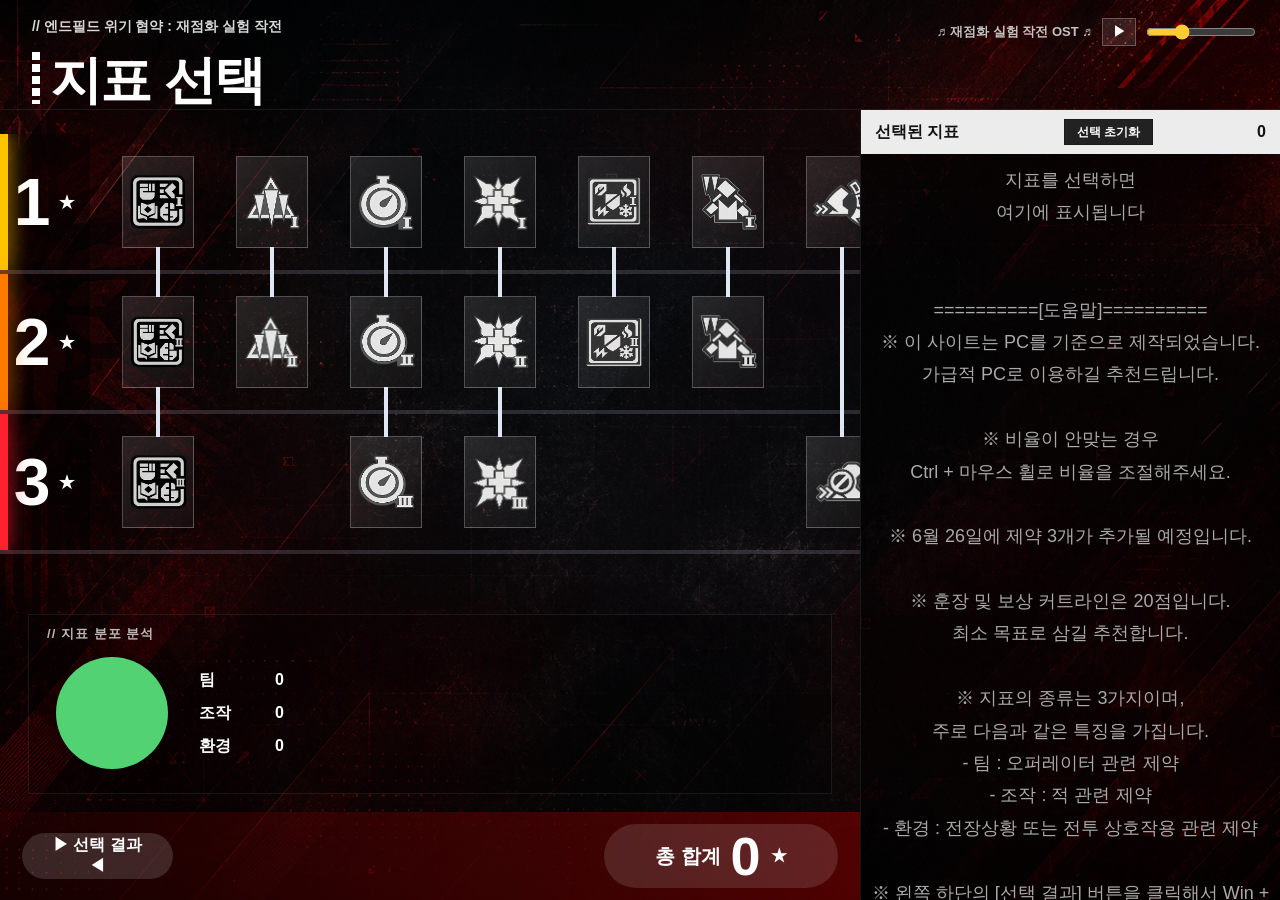
<file: index.html>
<!DOCTYPE html>
<html lang="ko">
<head>
  <meta charset="UTF-8" />
  <meta name="viewport" content="width=device-width, initial-scale=1.0"/>
  <title>Endfield CC Simulator</title>

  <link rel="stylesheet" href="style.css"/>
  <link rel="icon" type="image/png" href="favicon.png">
</head>

<body>

<div id="intro-screen">
  <img src="assets/ECC0title.png" alt="intro" />
</div>

<div class="sim-wrapper">

  <header class="sim-header">
    <div class="music-player">
      <span class="music-title">♬ 재점화 실험 작전 OST ♬</span>

      <button id="music-toggle" class="music-toggle" type="button">▶</button>

      <input
        id="music-volume"
        class="music-volume"
        type="range"
        min="0"
        max="1"
        step="0.01"
        value="0.3"
      />

      <audio id="bgm" src="assets/audio/endfield_contingency_contract_B.mp3" loop></audio>
      <audio id="sfx-select" src="assets/audio/select.mp3"></audio>
      <audio id="sfx-cancel" src="assets/audio/cancel.mp3"></audio>
    </div>

    <div class="small-title">// 엔드필드 위기 협약 : 재점화 실험 작전</div>
    <div class="main-title">지표 선택</div>
  </header>

  <main class="sim-main">

  <section class="main-left">

      <div class="sim-body">
        <section class="board-wrap">
          <div id="grid-area" class="grid-area"></div>
        </section>
      </div>

      <div class="stats-hud">

        <div class="stats-title">
          // 지표 분포 분석
        </div>

        <div class="stats-pie">
          <div class="pie-chart" id="type-pie"></div>
        </div>

        <div class="stats-bars">

          <div class="block-row team">
            <span class="bar-label">팀</span>
            <span class="bar-value" id="value-team">0</span>
            <div class="block-track" id="blocks-team"></div>
          </div>

          <div class="block-row control">
            <span class="bar-label">조작</span>
            <span class="bar-value" id="value-control">0</span>
            <div class="block-track" id="blocks-control"></div>
          </div>

          <div class="block-row env">
            <span class="bar-label">환경</span>
            <span class="bar-value" id="value-env">0</span>
            <div class="block-track" id="blocks-env"></div>
          </div>

        </div>

      </div>

      <footer class="sim-footer">

        <button
          class="result-btn"
          type="button"
          onclick="window.open('result.html','_blank')"
        >
          ▶ 선택 결과 ◀
        </button>

        <div class="warn-text" id="warn-text">
          ⚠ 현재 지표 난도가 높습니다. 신중하게 행동해 주세요.
        </div>

        <div class="total-score">
          <span class="total-label">총 합계</span>
          <span class="total-num" id="total-pts">0</span>
          <span>★</span>
        </div>

      </footer>

  </section>

    <aside class="side-panel">
      <div class="panel-header">
        <span>선택된 지표</span>
        <button class="panel-reset-btn" onclick="resetSelected()">선택 초기화</button>
        <span id="selected-count">0</span>
      </div>

      <div id="panel-list" class="panel-list"></div>
    </aside>

  </main>

</div>
  
<script src="data.js"></script>
<script src="script.js"></script>
  
</body>
</html>
</file>
<file: style.css>
/* =========================================================
   Base / Reset
========================================================= */
*{
  margin:0;
  padding:0;
  box-sizing:border-box;
}

html,
body{
  width:100%;
  height:100%;
}

body{
  overflow:hidden;
  font-family:"Pretendard","Noto Sans KR",sans-serif;
  color:#fff;
  background:
    radial-gradient(circle at left,#00374c 0%,#020814 45%),
    radial-gradient(circle at right,#3b0010 0%,#020814 55%);
}

/* =========================================================
   Main Layout
========================================================= */


.sim-wrapper{
  position:relative;
  overflow:hidden;
  width:100%;
  height:100vh;
  display:grid;
  grid-template-rows:110px minmax(0,1fr);
  background:#020814;
}

.sim-wrapper::before{
  content:"";
  position:absolute;
  inset:0;
  z-index:0;

  background:
    linear-gradient(
      rgba(0,0,0,.35),
      rgba(0,0,0,.50)
    ),
    url('assets/bg.png');

  background-size:cover;
  background-position:center;
  background-repeat:no-repeat;
  pointer-events:none;
}

.sim-wrapper > *{
  position:relative;
  z-index:1;
}

.sim-main{
  display:grid;
  grid-template-columns:minmax(0,1fr) clamp(420px, 24vw, 560px);
  min-width:0;
  min-height:0;
}

.main-left{
  display:grid;
  grid-template-rows:minmax(0,1fr) auto 88px;
  min-width:0;
  min-height:0;
}

.sim-body{
  display:block;
  min-width:0;
  min-height:0;
  overflow:visible;
}


.sim-header{
  position:relative;
  padding:18px 32px 28px;
  border-bottom:1px solid rgba(255,255,255,.08);
}

.small-title{
  margin-bottom:10px;
  font-size:14px;
  font-weight:700;
  color:#d7d7d7;
}

.main-title{
  position:relative;
  padding-left:18px;
  font-size:clamp(52px, 3.2vw, 76px);
  font-weight:900;
  letter-spacing:-.03em;
}

.main-title::before{
  content:"";
  position:absolute;
  left:0;
  top:6px;
  width:8px;
  height:52px;
  background:repeating-linear-gradient(
    to bottom,
    #fff 0 8px,
    transparent 8px 12px
  );
}



/* =========================================================
   Constraint Board
========================================================= */
.board-wrap{
  overflow-x:auto;
  overflow-y:visible;
  min-width:0;
  margin-top:24px;
  scrollbar-width:thin;
  scrollbar-color:rgba(255,255,255,.08) transparent;
}

.board-wrap::-webkit-scrollbar{
  height:6px;
}

.board-wrap::-webkit-scrollbar-track{
  background:transparent;
}

.board-wrap::-webkit-scrollbar-thumb{
  background:rgba(255,255,255,.08);
  border-radius:999px;
}

.board-wrap::-webkit-scrollbar-thumb:hover{
  background:rgba(255,255,255,.18);
}

.grid-area{
  min-width:max-content;
  overflow:visible;
}

.row-wrap{
  position:relative;
  display:grid;
  grid-template-columns:90px 1fr;
  min-width:2400px;
  height:clamp(140px, 8vw, 180px);
  border-bottom:4px solid rgba(140,140,160,.25);
  overflow:visible;
}

.row-label{
  position:relative;
  display:flex;
  align-items:center;
  justify-content:center;
  gap:8px;
  overflow:hidden;
  background:rgba(0,0,0,.45);
}

.tier-num{
  font-size:66px;
  font-weight:900;
}

.tier-icon{
  font-size:18px;
}

.tier-bar{
  position:absolute;
  left:0;
  top:0;
  bottom:0;
  width:8px;
  z-index:3;
}

.tier-bar.t1{
  background:#ffc400;
  box-shadow:0 0 20px #ffc400;
}

.tier-bar.t2{
  background:#ff7a00;
  box-shadow:0 0 20px #ff7a00;
}

.tier-bar.t3{
  background:#ff2030;
  box-shadow:0 0 20px #ff2030;
}

.cards-row{
  position:relative;
  display:grid;
  grid-template-columns:repeat(24, clamp(72px, 4vw, 96px));
  column-gap:clamp(42px, 2.4vw, 64px);
  align-items:center;
  padding-left:32px;
}

/* =========================================================
   Constraint Cards
========================================================= */
.card{
  position:relative;
  width:clamp(72px, 4vw, 96px);
  height:clamp(92px, 5.2vw, 122px);
  border:1px solid rgba(255,255,255,.25);
  background:linear-gradient(135deg,rgba(255,255,255,.12),rgba(255,255,255,.03));
  display:flex;
  align-items:center;
  justify-content:center;
  transition:.14s;
  overflow:visible;
}

.card:hover{
  border-color:rgba(255,255,255,.5);
  z-index:200;
}

.card.selected{
  background:linear-gradient(
    180deg,
    #d21820 0%,
    #8f1015 100%
  );

  border-color:#ff7070;

  box-shadow:
    0 0 0 1px rgba(255,255,255,.45),
    0 0 10px rgba(255,40,40,.38),
    0 0 18px rgba(255,0,0,.22);
}

.card.select-flash{
  animation:selectedCardPulse .32s ease-out;
}

@keyframes selectedCardPulse{
  0%{
    box-shadow:
      0 0 0 0 rgba(255,255,255,0),
      0 0 0 rgba(255,0,0,0);
    filter:brightness(1);
  }

  45%{
    box-shadow:
       0 0 0 4px rgba(255,255,255,1),
       0 0 30px rgba(255,0,0,1),
       0 0 68px rgba(255,0,0,.95),
       0 0 110px rgba(255,40,40,.45);
   
     filter:brightness(1.65);
  }

  100%{
    box-shadow:
      0 0 0 2px rgba(255,255,255,.75),
      0 0 16px rgba(255,0,0,.9),
      0 0 34px rgba(255,0,0,.55);
    filter:brightness(1);
  }
}

.card-icon{
  font-size:34px;
  color:#f2f2f2;
  z-index:2;
}

.card-icon img{
  width:clamp(60px, 3.2vw, 78px);
  height:clamp(60px, 3.2vw, 78px);
  object-fit:contain;
  display:block;
}

.card-check{
  position:absolute;
  top:6px;
  right:6px;
  width:22px;
  height:22px;
  background:#fff;
  color:#d40000;
  display:none;
  align-items:center;
  justify-content:center;
  font-size:18px;
  font-weight:900;
  z-index:20;
}

.card.selected .card-check{
  display:flex;
}

.card-pts{
  position:absolute;
  right:8px;
  bottom:6px;
  font-size:15px;
  font-weight:700;
  color:#fff;
  z-index:10;
}

.card-x{
  position:absolute;
  inset:0;
  display:flex;
  align-items:center;
  justify-content:center;
  font-size:48px;
  color:rgba(255,255,255,.08);
}

.empty{
  opacity:.18;
}

.card.empty{
  border:none !important;
  background:none !important;
  box-shadow:none !important;
}

.disabled{
  opacity:.4;
}

.lock-mark{
  position:absolute;
  left:6px;
  bottom:4px;
  font-size:16px;
  z-index:20;
}

.key-card{
  border-color:#ffd400;
  box-shadow:0 0 12px rgba(255,212,0,.35);
}

/* =========================================================
   Group Connection Lines
========================================================= */
.conn{
  position:absolute;
  background:#dfe7f2;
  pointer-events:none;
  z-index:1;
  box-shadow:none;
}

.card.line-top .conn.top{
  width:4px;
  height:38px;
  left:50%;
  transform:translateX(-50%);
  top:-38px;
}

.card.line-bottom .conn.bottom{
  width:4px;
  height:38px;
  left:50%;
  transform:translateX(-50%);
  bottom:-38px;
}

.card.line-left .conn.left{
  height:4px;
  width:42px;
  top:50%;
  transform:translateY(-50%);
  left:-42px;
}

.card.line-right .conn.right{
  height:4px;
  width:42px;
  top:50%;
  transform:translateY(-50%);
  right:-42px;
}

.connector-only{
  background:transparent;
  border:none;
  opacity:1;
}

.connector-only .card-x{
  display:none;
}

.connector-only.line-top.line-bottom::before{
  content:"";
  position:absolute;
  left:50%;
  top:-45px;
  bottom:-45px;
  width:4px;
  transform:translateX(-50%);
  background:#dfe7f2;
  box-shadow:none;
  z-index:1;
  pointer-events:none;
}

.connector-only .conn.top,
.connector-only .conn.bottom{
  display:none !important;
}

/* =========================================================
   Conflict Indicators
========================================================= */
.group-conflict{
  opacity:1;
  filter:none;
}

.conflict-dim{
  position:absolute;
  inset:0;
  z-index:25;

  background:rgba(0,0,0,.42);
  backdrop-filter:grayscale(.8) brightness(.75);

  pointer-events:none;
}

.conflict-text{
  position:absolute;
  top:14px;
  font-size:15px;
  font-weight:900;
  color:#fff;
  z-index:30;
  pointer-events:none;
}

.conflict-mark{
  position:absolute;
  bottom:18px;
  font-size:28px;
  font-weight:900;
  color:#ff3a3a;
  z-index:30;
  pointer-events:none;
}

.card:not(.group-conflict) .conflict-text,
.card:not(.group-conflict) .conflict-mark{
  display:none;
}

/* =========================================================
   Selected Indicator Side Panel
========================================================= */
.side-panel{
  border-left:1px solid rgba(255,255,255,.08);
  background:rgba(0,0,0,.58);
  display:flex;
  flex-direction:column;
  min-height:0;
  height:100%;
}

.panel-header{
  flex:0 0 auto;
  height:44px;
  background:#ececec;
  color:#111;
  display:flex;
  align-items:center;
  justify-content:space-between;
  padding:0 14px;
  font-weight:900;
  font-size:16px;
}

.panel-reset-btn{
  height:26px;
  padding:0 12px;
  border:1px solid rgba(0,0,0,.25);
  background:#222;
  color:#fff;
  font-size:12px;
  font-weight:900;
  cursor:pointer;
}

.panel-reset-btn:hover{
  background:#444;
}

.panel-list{
  flex:1;
  min-height:0;

  overflow-y:auto;
  overflow-x:hidden;

  padding:10px;

  scrollbar-width:thin;
  scrollbar-color:rgba(255,255,255,.10) transparent;
}

.panel-empty{
  margin:auto;
  text-align:center;
  line-height:1.8;
  color:#aaa;
  font-size:18px;
}

.panel-item{
  display:grid;
  grid-template-columns:62px minmax(0,1fr) 30px;
  grid-template-areas:"left content del";
  gap:8px;
  align-items:stretch;
  min-height:72px;
  padding:7px 10px;
  margin-bottom:6px;
  background:linear-gradient(90deg,rgba(255,255,255,.15),rgba(255,255,255,.04));
  border-left:5px solid #ff7a00;
  overflow:hidden;
}

.panel-item > div:nth-child(3){
  min-width:0;
}

.panel-item.tier-1{
  border-left-color:#ffd400;
}

.panel-item.tier-2{
  border-left-color:#ff7a00;
}

.panel-item.tier-3{
  border-left-color:#ff2030;
}

.panel-item.tier-1 .panel-score{
  background:#ffd400;
  color:#111;
}

.panel-item.tier-2 .panel-score{
  background:#ff7a00;
  color:#fff;
}

.panel-item.tier-3 .panel-score{
  background:#ff2030;
  color:#fff;
}

.panel-score{
  grid-area:left;
  justify-self:start;
  align-self:start;
  width:42px;
  height:18px;
  display:flex;
  align-items:center;
  justify-content:center;
  font-weight:900;
  font-size:12px;
  background:#ff7a00;
  color:#fff;
  border-radius:2px;
}

.panel-icon{
  grid-area:left;
  align-self:end;
  justify-self:start;
  display:flex;
  align-items:center;
  justify-content:center;
  margin:8px 0 2px 2px;
}

.panel-icon img{
  width:40px;
  height:40px;
  object-fit:contain;
  display:block;
}

.panel-content{
  grid-area:content;
  min-width:0;
  align-self:start;
  padding-top:2px;
}

.panel-name{
  font-size:14px;
  font-weight:900;
  margin-bottom:5px;
  line-height:1.1;
}

.panel-desc{
  font-size:13px;
  display:block;
  white-space:normal;
  word-break:keep-all;
  overflow-wrap:anywhere;
  line-height:1.22;
  max-height:none;
  height:auto;
  overflow:visible;
  padding-right:0;
}

.panel-del{
  grid-area:del;
  align-self:center;
  justify-self:center;
  width:24px;
  height:52px;
  border:none;
  border-radius:3px;
  background:#efefef;
  color:#444;
  font-size:18px;
  font-weight:900;
  cursor:pointer;
  display:flex;
  align-items:center;
  justify-content:center;
}

.panel-del:hover{
  background:#fff;
  color:#000;
}

/* =========================================================
   Selected Panel Animations
========================================================= */
.panel-item.new-item{
  animation:panelSliceIn .28s cubic-bezier(.16,.9,.25,1.15) both;
  transform-origin:right center;
}

.panel-item.removing-item{
  overflow:hidden;
  pointer-events:none;
  animation:
    panelSliceOut .22s ease-in forwards,
    panelCollapse .22s ease-in forwards;
  transform-origin:right center;
}

@keyframes panelSliceIn{
  0%{
    opacity:0;
    transform:translateX(46px) scaleX(.12) scaleY(.94);
    filter:brightness(1.8);
  }

  55%{
    opacity:1;
    transform:translateX(-4px) scaleX(1.03) scaleY(1);
    filter:brightness(1.25);
  }

  100%{
    opacity:1;
    transform:translateX(0) scaleX(1) scaleY(1);
    filter:brightness(1);
  }
}

@keyframes panelSliceOut{
  0%{
    opacity:1;
    transform:translateX(0) scaleX(1);
    filter:brightness(1);
  }

  100%{
    opacity:0;
    transform:translateX(46px) scaleX(.08);
    filter:brightness(1.8);
  }
}

@keyframes panelCollapse{
  0%{
    max-height:320px;
    margin-bottom:10px;
    padding-top:10px;
    padding-bottom:10px;
  }

  100%{
    max-height:0;
    margin-bottom:0;
    padding-top:0;
    padding-bottom:0;
  }
}

/* =========================================================
   Footer / Total Score
========================================================= */
.constraint-list-area{
  display:none !important;
}

.sim-footer{
  display:flex;
  align-items:center;
  justify-content:flex-end;
  gap:16px;
  padding:0 22px;
  background:linear-gradient(90deg,rgba(60,0,0,.3),rgba(140,0,0,.55));
}

.sim-footer > *{
  position:relative;
  z-index:1;
}

.warn-text{
  opacity:0;
  transition:.2s;
  font-size:16px;
  margin-left:auto;
  margin-right:16px;
}

.warn-text.visible{
  opacity:1;
}

.total-score{
  display:flex;
  align-items:center;
  justify-content:center;
  gap:10px;

  width:240px;
  height:64px;
  border-radius:999px;

  background:rgba(255,255,255,.12);
  box-shadow:none;
  font-weight:900;
  justify-self:end;
}

.total-score.danger{
  background:linear-gradient(90deg,#ff9b1f,#ff001f);
  box-shadow:0 0 30px rgba(255,80,0,.45);
}

.total-label{
  font-size:20px;
}

.total-num{
  font-size:54px;
}

.reset-btn{
  border:none;
  padding:0 22px;
  height:46px;
  border-radius:999px;
  background:rgba(255,255,255,.14);
  color:#fff;
  font-size:16px;
  font-weight:900;
  cursor:pointer;
}

.reset-btn:hover{
  background:rgba(255,255,255,.24);
}

/* =========================================================
   Music Player
========================================================= */
.music-player{
  position:absolute;
  top:18px;
  right:24px;
  display:flex;
  align-items:center;
  gap:10px;
  z-index:100;
}

.music-title{
  font-size:13px;
  font-weight:700;
  color:#d8d8d8;
  opacity:.9;
  max-width:220px;
  white-space:nowrap;
  overflow:hidden;
  text-overflow:ellipsis;
}

.music-toggle{
  width:34px;
  height:28px;
  border:1px solid rgba(255,255,255,.25);
  background:rgba(255,255,255,.1);
  color:#fff;
  font-weight:900;
  cursor:pointer;
}

.music-toggle:hover{
  background:rgba(255,255,255,.2);
}

.music-volume{
  width:110px;
  accent-color:#ffcc33;
}

/* =========================================================
   Intro Splash
========================================================= */
#intro-screen{
  position:fixed;
  inset:0;
  z-index:99999;
  display:flex;
  align-items:center;
  justify-content:center;
  background:#000;
  animation:introFadeOut 2.6s forwards;
}

#intro-screen img{
  width:100vw;
  height:100vh;
  object-fit:cover;
  opacity:0;
  animation:introLogo 2s ease forwards;
}

@keyframes introLogo{
  0%{
    opacity:0;
    transform:scale(.96);
    filter:blur(12px);
  }

  20%{
    opacity:1;
    transform:scale(1);
    filter:blur(0);
  }

  72%{
    opacity:1;
    transform:scale(1);
    filter:blur(0);
  }

  100%{
    opacity:0;
    transform:scale(1.02);
    filter:blur(4px);
  }
}

@keyframes introFadeOut{
  0%{
    opacity:1;
    visibility:visible;
  }

  85%{
    opacity:1;
    visibility:visible;
  }

  100%{
    opacity:0;
    visibility:hidden;
    pointer-events:none;
  }
}

.card-tooltip{
  display:none;
}

.floating-tooltip{
  position:fixed;
  min-width:220px;
  max-width:300px;
  padding:10px 12px;
  background:rgba(8,10,18,.96);
  border:1px solid rgba(255,255,255,.18);
  box-shadow:0 8px 30px rgba(0,0,0,.45);
  z-index:99999;
  pointer-events:none;
  opacity:0;
  transform:translate(-50%, -18px);
  transition:opacity .12s, transform .12s;
}

.floating-tooltip.visible{
  opacity:1;
  transform:translate(-50%, -24px);
}

.tooltip-title{
  font-size:14px;
  font-weight:900;
  margin-bottom:6px;
  color:#fff;
}

.tooltip-desc{
  font-size:12px;
  line-height:1.45;
  color:#d6d6d6;
}

.yellow-text{
  color:#ffd54a;
  font-weight:700;
}

.defense-text{
  color:#d7a56a;
  font-weight:700;
}

.arts-text{
  color:#69c7ff;
  font-weight:700;
}

.board-wrap{
  cursor:grab;
}

.board-wrap.dragging{
  cursor:grabbing;
  user-select:none;
}

.card,
.card *{
  user-select:none;
  -webkit-user-select:none;
  -webkit-user-drag:none;
}

.card img,
.panel-icon img,
.card-icon img{
  pointer-events:none;
  user-select:none;
  -webkit-user-select:none;
  -webkit-user-drag:none;
  draggable:false;
}

.panel-list::-webkit-scrollbar{
  width:6px;
}

.panel-list::-webkit-scrollbar-track{
  background:transparent;
}

.panel-list::-webkit-scrollbar-thumb{
  background:rgba(255,255,255,.10);
  border-radius:999px;
}

.panel-list::-webkit-scrollbar-thumb:hover{
  background:rgba(255,255,255,.20);
}


.stats-hud{
  height:180px;
  margin:14px 28px 18px 28px;
  padding:32px 18px 14px;
  
  display:grid;
  grid-template-columns:130px minmax(0,1fr);
  gap:22px;

  background:rgba(0,0,0,.28);
  border:1px solid rgba(255,255,255,.08);

  align-self:start;
  align-items:center;
  position:relative;
}

.pie-chart{
  width:112px;
  height:112px;
  border-radius:50%;
  background:conic-gradient(#333 0 100%);
  box-shadow:0 0 24px rgba(0,0,0,.45);
}

.stats-pie{
  display:flex;
  align-items:center;
  justify-content:center;
}

.block-row{
  display:grid;
  grid-template-columns:62px 34px minmax(0,1fr);
  align-items:center;
  gap:14px;

  font-size:16px;
  font-weight:900;
}

.block-track{
  display:flex;
  gap:7px;
  min-height:20px;
}

.stat-block{
  width:28px;
  height:18px;
  border-radius:3px;
  background:rgba(255,255,255,.16);
}

.block-row.team .stat-block{
  background:#4ea1ff;
  box-shadow:0 0 8px rgba(78,161,255,.45);
}

.block-row.control .stat-block{
  background:#ff9a3d;
  box-shadow:0 0 8px rgba(255,154,61,.45);
}

.block-row.env .stat-block{
  background:#52d273;
  box-shadow:0 0 8px rgba(82,210,115,.45);
}

.stats-bars{
  display:flex;
  flex-direction:column;
  justify-content:center;
  gap:12px;
}

.stats-title{
  position:absolute;
  top:10px;
  left:18px;

  font-size:13px;
  font-weight:900;
  letter-spacing:.08em;

  color:rgba(255,255,255,.72);
  text-transform:uppercase;
}

.result-btn{
  margin-right:auto;
  height:46px;
  padding:0 22px;
  border:none;
  border-radius:999px;
  background:rgba(255,255,255,.14);
  color:#fff;
  font-size:16px;
  font-weight:900;
  cursor:pointer;
}

.result-btn:hover{
  background:rgba(255,255,255,.24);
}

.result-page{
  min-height:100vh;
  overflow:hidden;
  color:#fff;
  background:#020814;
}

.result-page::before{
  content:"";
  position:fixed;
  inset:0;
  z-index:-1;

  background:
    linear-gradient(
      rgba(0,0,0,.76),
      rgba(0,0,0,.88)
    ),
    url('assets/bg.png');

  background-size:cover;
  background-position:center;
  background-repeat:no-repeat;
}

.result-scale-wrap{
  width:100vw;
  height:100vh;
  overflow:auto;
}

.result-wrapper{
  width:1920px;
  min-height:1080px;
  padding:28px 32px 40px;
  transform-origin:top left;
}

.result-header{
  display:flex;
  align-items:center;
  justify-content:space-between;
  gap:24px;
  margin-bottom:28px;
  border-bottom:1px solid rgba(255,255,255,.12);
  padding-bottom:18px;
}

.result-total-box{
  flex:0 0 auto;
  height:52px;
  min-width:180px;
  padding:0 22px;

  display:flex;
  align-items:center;
  justify-content:center;
  gap:8px;

  border-radius:999px;
  background:linear-gradient(90deg,#ff9b1f,#ff001f);
  box-shadow:0 0 24px rgba(255,80,0,.35);

  font-weight:900;
}

.result-total-box span{
  font-size:17px;
}

.result-total-box strong{
  font-size:38px;
  line-height:1;
}

.result-columns{
  display:flex;
  justify-content:center;
  align-items:flex-start;
  gap:18px;
}

.result-column{
  width:440px;
  min-height:540px;
  padding:14px;
  background:rgba(0,0,0,.42);
  border:1px solid rgba(255,255,255,.1);
}

.result-column-title{
  height:38px;
  display:flex;
  align-items:center;
  justify-content:space-between;
  
  padding:0 12px;
  margin-bottom:12px;

  font-size:18px;
  font-weight:900;
  background:rgba(255,255,255,.12);
}

.result-column.team .result-column-title{
  border-left:5px solid #4ea1ff;
}

.result-column.control .result-column-title{
  border-left:5px solid #ff9a3d;
}

.result-column.env .result-column-title{
  border-left:5px solid #52d273;
}

.result-list{
  display:flex;
  flex-direction:column;
  gap:10px;
}

.result-card{
  display:grid;
  grid-template-columns:86px minmax(0,1fr);
  grid-template-areas:
    "left content";

  gap:10px;
  align-items:center;

  min-height:82px;
  padding:8px;

  background:linear-gradient(
    90deg,
    rgba(255,255,255,.14),
    rgba(255,255,255,.04)
  );

  border-left:5px solid #ff7a00;
}



.result-card.tier-1{
  border-left-color:#ffd400;
}

.result-card.tier-2{
  border-left-color:#ff7a00;
}

.result-card.tier-3{
  border-left-color:#ff2030;
}

.result-card-score{
  grid-area:left;
  justify-self:center;
  align-self:start;

  width:48px;
  height:22px;

  display:flex;
  align-items:center;
  justify-content:center;

  font-size:13px;
  font-weight:900;
  border-radius:2px;

  background:#ff7a00;
  color:#fff;
}

.result-card.tier-1 .result-card-score{
  background:#ffd400;
  color:#111;
}

.result-card.tier-2 .result-card-score{
  background:#ff7a00;
  color:#fff;
}

.result-card.tier-3 .result-card-score{
  background:#ff2030;
  color:#fff;
}

.result-card-icon{
  grid-area:left;
  justify-self:center;
  align-self:start;

  margin-top:28px;

  display:flex;
  align-items:center;
  justify-content:center;
}

.result-card-icon img{
  width:47px;
  height:47px;
  object-fit:contain;
  display:block;
}

.result-card-content{
  grid-area:content;
  min-width:0;
}

.result-card-name{
  font-size:18px;
  font-weight:900;
  line-height:1.15;
  margin-bottom:5px;
}

.result-card-desc{
  font-size:15px;
  line-height:1.35;
  color:#e8e8e8;
  word-break:keep-all;
  overflow-wrap:anywhere;
}

.result-empty{
  padding:24px 10px;
  color:rgba(255,255,255,.45);
  font-size:15px;
  text-align:center;
}

.result-guide{
  width:calc(440px * 3 + 18px * 2);
  margin:0 auto 22px;
  padding:18px 20px;
  background:rgba(0,0,0,.42);
  border:1px solid rgba(255,255,255,.1);
}
.result-guide-head{
  display:flex;
  align-items:flex-start;
  justify-content:space-between;
  gap:18px;
  margin-bottom:16px;
}

.result-guide-title{
  font-size:20px;
  font-weight:900;
  margin-bottom:6px;
}

.result-guide-desc{
  font-size:13px;
  color:rgba(255,255,255,.65);
  margin-bottom:16px;
}

.result-guide-list{
  display:flex;
  flex-wrap:wrap;
  gap:10px;
}

.guide-item{
  width:58px;
  height:72px;
  position:relative;

  display:flex;
  align-items:center;
  justify-content:center;

  background:rgba(255,255,255,.08);
  border:1px solid rgba(255,255,255,.16);
  border-left:5px solid #ff7a00;
}

.guide-item.tier-1{
  border-left-color:#ffd400;
}

.guide-item.tier-2{
  border-left-color:#ff7a00;
}

.guide-item.tier-3{
  border-left-color:#ff2030;
}

.guide-item img{
  width:42px;
  height:42px;
  object-fit:contain;
  display:block;
}

.guide-item span{
  position:absolute;
  right:5px;
  bottom:4px;
  font-size:11px;
  font-weight:900;
}




/* =========================================================
   Responsive
========================================================= */
@media (max-width:900px){
  body{
    overflow:auto;
  }

  .sim-wrapper{
    height:auto;
    min-height:100dvh;
    grid-template-rows:auto minmax(0,1fr);
  }

  .sim-header{
    padding:14px 16px 18px;
  }

  .small-title{
    font-size:12px;
  }

  .main-title{
    font-size:32px;
    padding-left:14px;
  }

  .main-title::before{
    width:6px;
    height:32px;
    top:4px;
  }

  .music-player{
    top:10px;
    right:10px;
    gap:6px;
  }

  .music-title{
    max-width:120px;
    font-size:11px;
  }

  .music-volume{
    width:72px;
  }

  .sim-main{
    grid-template-columns:1fr;
    min-height:0;
  }

  .main-left{
    grid-template-rows:auto auto 82px;
  }

  .sim-body{
    display:block;
    min-height:0;
  }

  .board-wrap{
    margin-top:10px;
    overflow-x:auto;
    overflow-y:hidden;
  }

  .row-wrap{
    min-width:1880px;
    height:96px;
    grid-template-columns:58px 1fr;
  }

  .cards-row{
    grid-template-columns:repeat(24,52px);
    column-gap:24px;
    padding-left:22px;
  }

  .card{
    width:52px;
    height:66px;
  }

  .card-icon img{
    width:46px;
    height:46px;
  }

  .card-check{
    top:4px;
    right:4px;
    width:18px;
    height:18px;
    font-size:15px;
  }

  .tier-num{
    font-size:38px;
  }

  .tier-icon{
    font-size:13px;
  }

  .side-panel{
    height:240px;
    border-left:none;
    border-top:1px solid rgba(255,255,255,.12);
  }

  .panel-header{
    height:36px;
    padding:0 10px;
    font-size:13px;
  }

  .panel-reset-btn{
    height:24px;
    padding:0 10px;
    font-size:11px;
  }

  .panel-list{
    padding:8px;
    overflow-x:hidden;
    overflow-y:auto;
  }

  .panel-item{
    grid-template-columns:52px minmax(0,1fr) 28px;
    grid-template-areas:"left content del";
    gap:8px;
    min-height:72px;
    padding:7px 8px;
    margin-bottom:6px;
  }

  .panel-score{
    width:38px;
    height:17px;
    font-size:11px;
  }

  .panel-icon{
    margin:7px 0 1px 1px;
  }

  .panel-icon img{
    width:32px;
    height:32px;
  }

  .panel-content{
    min-width:0;
    padding-top:1px;
  }

  .panel-name{
    font-size:13px;
    line-height:1.12;
    margin-bottom:4px;
  }

  .panel-desc{
    font-size:11px;
    line-height:1.25;
    word-break:keep-all;
    overflow-wrap:anywhere;
  }

  .panel-del{
    width:24px;
    height:46px;
    font-size:17px;
  }

  .stats-hud{
    height:128px;
    margin:10px 12px 10px;
    padding:28px 12px 10px;
    grid-template-columns:90px minmax(0,1fr);
    gap:14px;
  }

  .stats-title{
    top:8px;
    left:12px;
    font-size:11px;
  }

  .pie-chart{
    width:76px;
    height:76px;
  }

  .block-row{
    grid-template-columns:42px 24px minmax(0,1fr);
    gap:8px;
    font-size:12px;
  }

  .stats-bars{
    gap:8px;
  }

  .block-track{
    gap:4px;
    min-height:14px;
  }

  .stat-block{
    width:18px;
    height:12px;
  }

  .sim-footer{
    height:82px;
    padding:0 12px;
  }

  .result-btn{
    height:38px;
    padding:0 14px;
    font-size:13px;
  }

  .warn-text{
    display:none;
  }

  .total-score{
    width:170px;
    height:54px;
    gap:6px;
  }

  .total-label{
    font-size:15px;
  }

  .total-num{
    font-size:42px;
  }
  .result-wrapper{
    padding:18px 14px 28px;
  }

  .result-header{
    align-items:flex-start;
    flex-direction:column;
  }

  .result-total-box{
    width:100%;
    height:58px;
  }

  .result-total-box strong{
    font-size:42px;
  }

  .result-columns{
    grid-template-columns:1fr;
  }

  .result-column{
    min-height:auto;
  }
}
</file>
